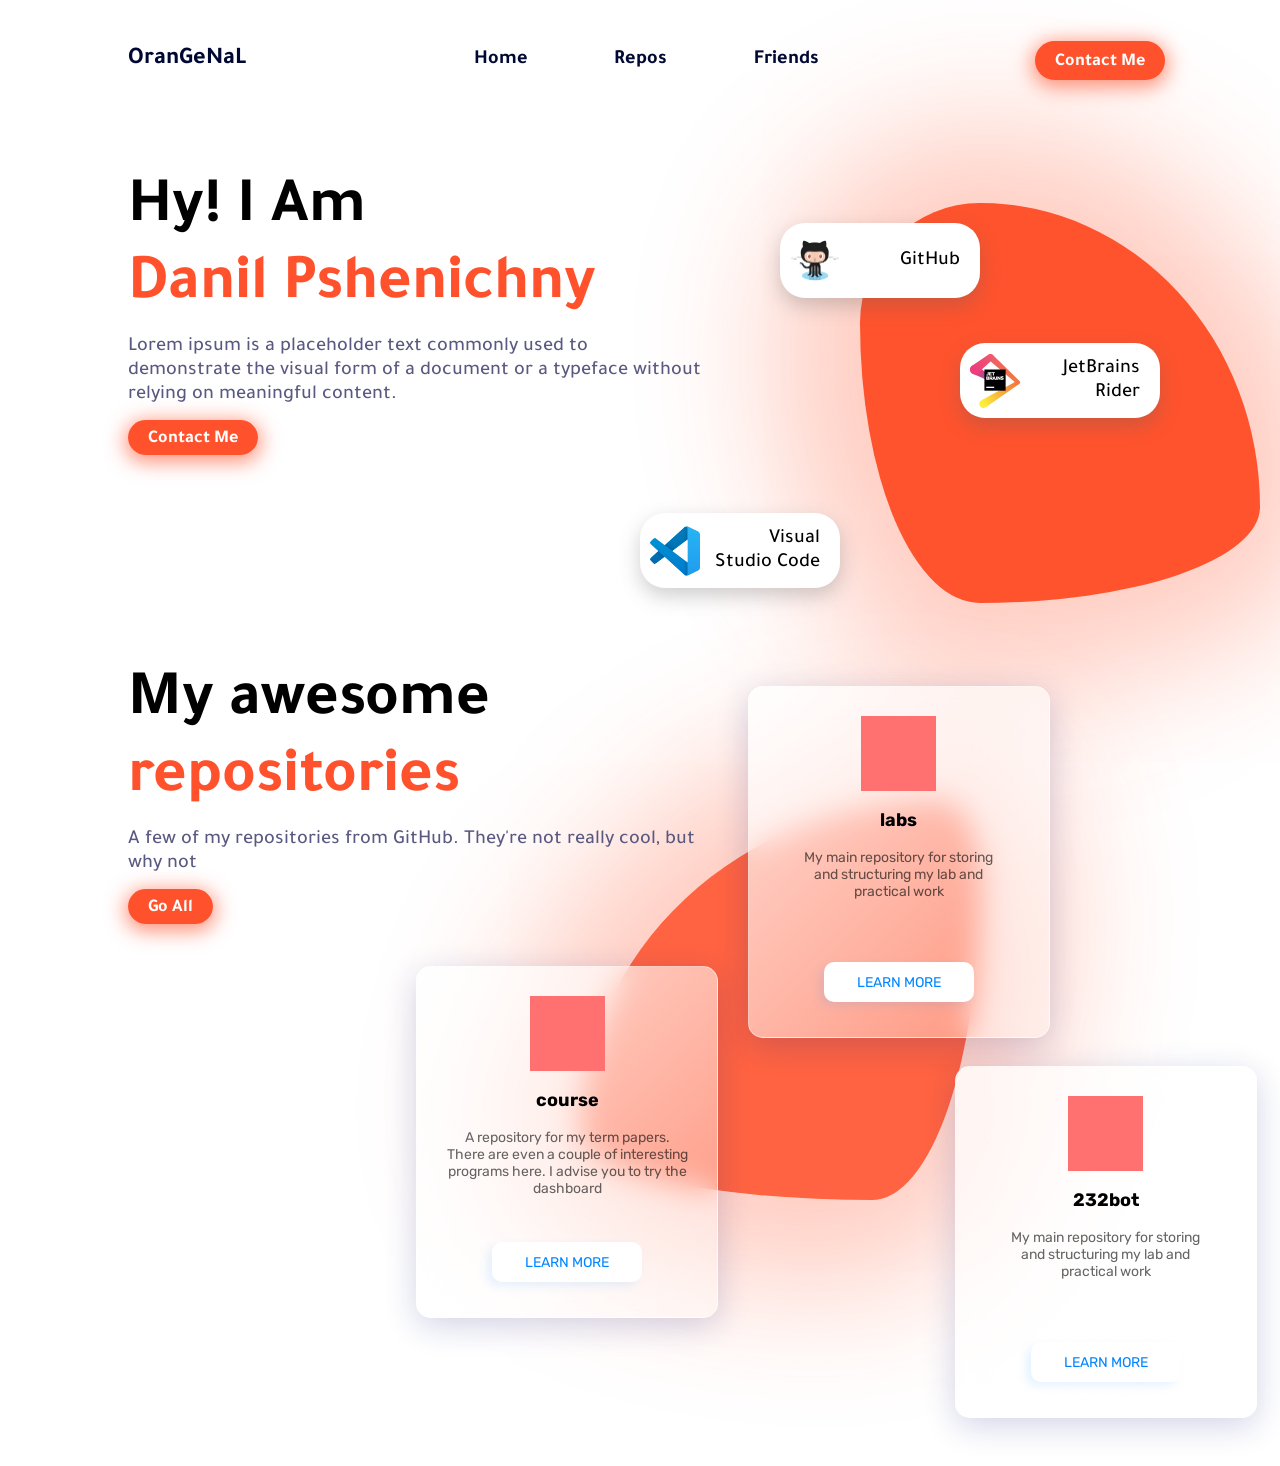
<file: index.html>
<!DOCTYPE html>
<html lang="en">
<head>
  <meta charset="UTF-8">
  <meta name="viewport" content="width=device-width, initial-scale=1.0">
  <meta http-equiv="X-UA-Compatible" content="ie=edge">
  <title>OranGeNaL</title>
  <link rel="stylesheet" href="/css/style.css">
  <link rel="stylesheet" href="/css/elements.css">
</head>
<body>

  <div class="fancy-three"></div>
  <div class="fancy-four"></div>
  <div class="fancy-five"></div>

  <header>
    <a href="https://github.com/OranGeNaL"><h1>OranGeNaL</h1></a>
    <div class="header-links">
      <div class="header-only-links">
        <a href="index.html">Home</a>
        <a href="">Repos</a>
        <a href="">Friends</a>
      </div>
      <a class="contact-button" href="https://vk.com/orangenal">Contact Me</a>
    </div>
  </header>

  <main>
    <section class="first-section">
      <div class="fancy-one"></div>
      <div class="fancy-two"></div>
      <h2>Hy! I Am <br> <span class="orange-text">Danil Pshenichny</span></h2>
      <p class="sub-text">Lorem ipsum is a placeholder text commonly used to demonstrate the visual form of a document or a typeface without relying on meaningful content.</p>
      <a class="contact-button" href="https://vk.com/orangenal">Contact Me</a>

      <div class="thing-card octo">
        <img src="img/Octocat.png" alt="">
        <p>GitHub</p>
      </div>

      <div class="thing-card jet">
        <img src="img/jetbrains.svg" alt="">
        <p>JetBrains Rider</p>
      </div>

      <div class="thing-card code">
        <img src="img/vscodeicon.svg" alt="">
        <p>Visual <br>Studio Code</p>
      </div>
    </section>

    <section class="second-section">
      <h2>My awesome <br> <span class="orange-text">repositories</span></h2>
      <p class="sub-text">A few of my repositories from GitHub. They're not really cool, but why not</p>
      <a class="contact-button" href="https://github.com/OranGeNaL?tab=repositories">Go All</a>

      <div class="big-card labs">
        <div class="pic"></div>
        <h3>labs</h3>
        <p class="card-p">My main repository for storing <br>
          and structuring my lab and <br>
          practical work</p>
        <div class="learn-button">
          <a href="https://github.com/OranGeNaL/labs">LEARN MORE</a>
        </div>
      </div>

      <div class="big-card course">
        <div class="pic"></div>
        <h3>course</h3>
        <p class="card-p">A repository for my term papers. <br>
There are even a couple of interesting programs here. I advise you to try the <br>
dashboard</p>
        <div class="learn-button">
          <a href="https://github.com/OranGeNaL/course">LEARN MORE</a>
        </div>
      </div>

      <div class="big-card bot232">
        <div class="pic"></div>
        <h3>232bot</h3>
        <p class="card-p">My main repository for storing <br>
          and structuring my lab and <br>
          practical work</p>
        <div class="learn-button">
          <a href="https://github.com/OranGeNaL/232bot">LEARN MORE</a>
        </div>
      </div>
    </section>
  </main>
</body>
</html>
</file>
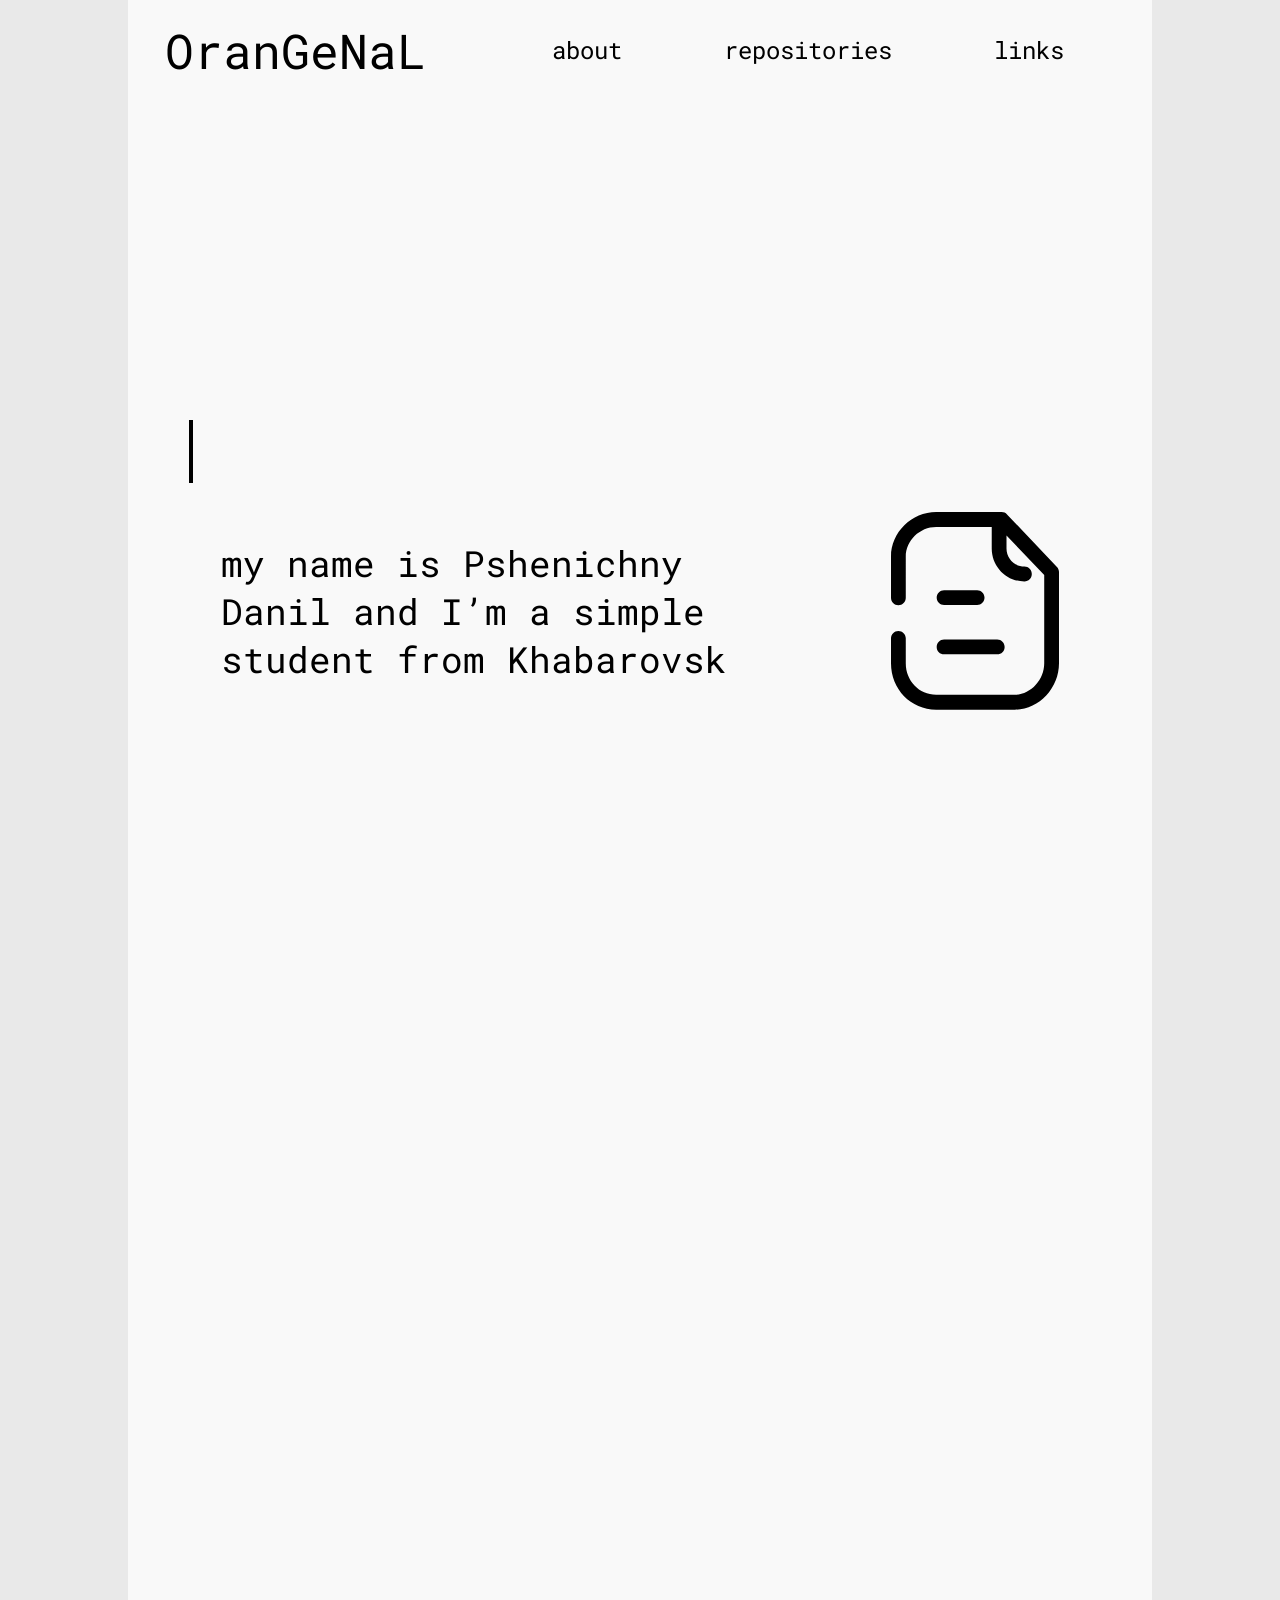
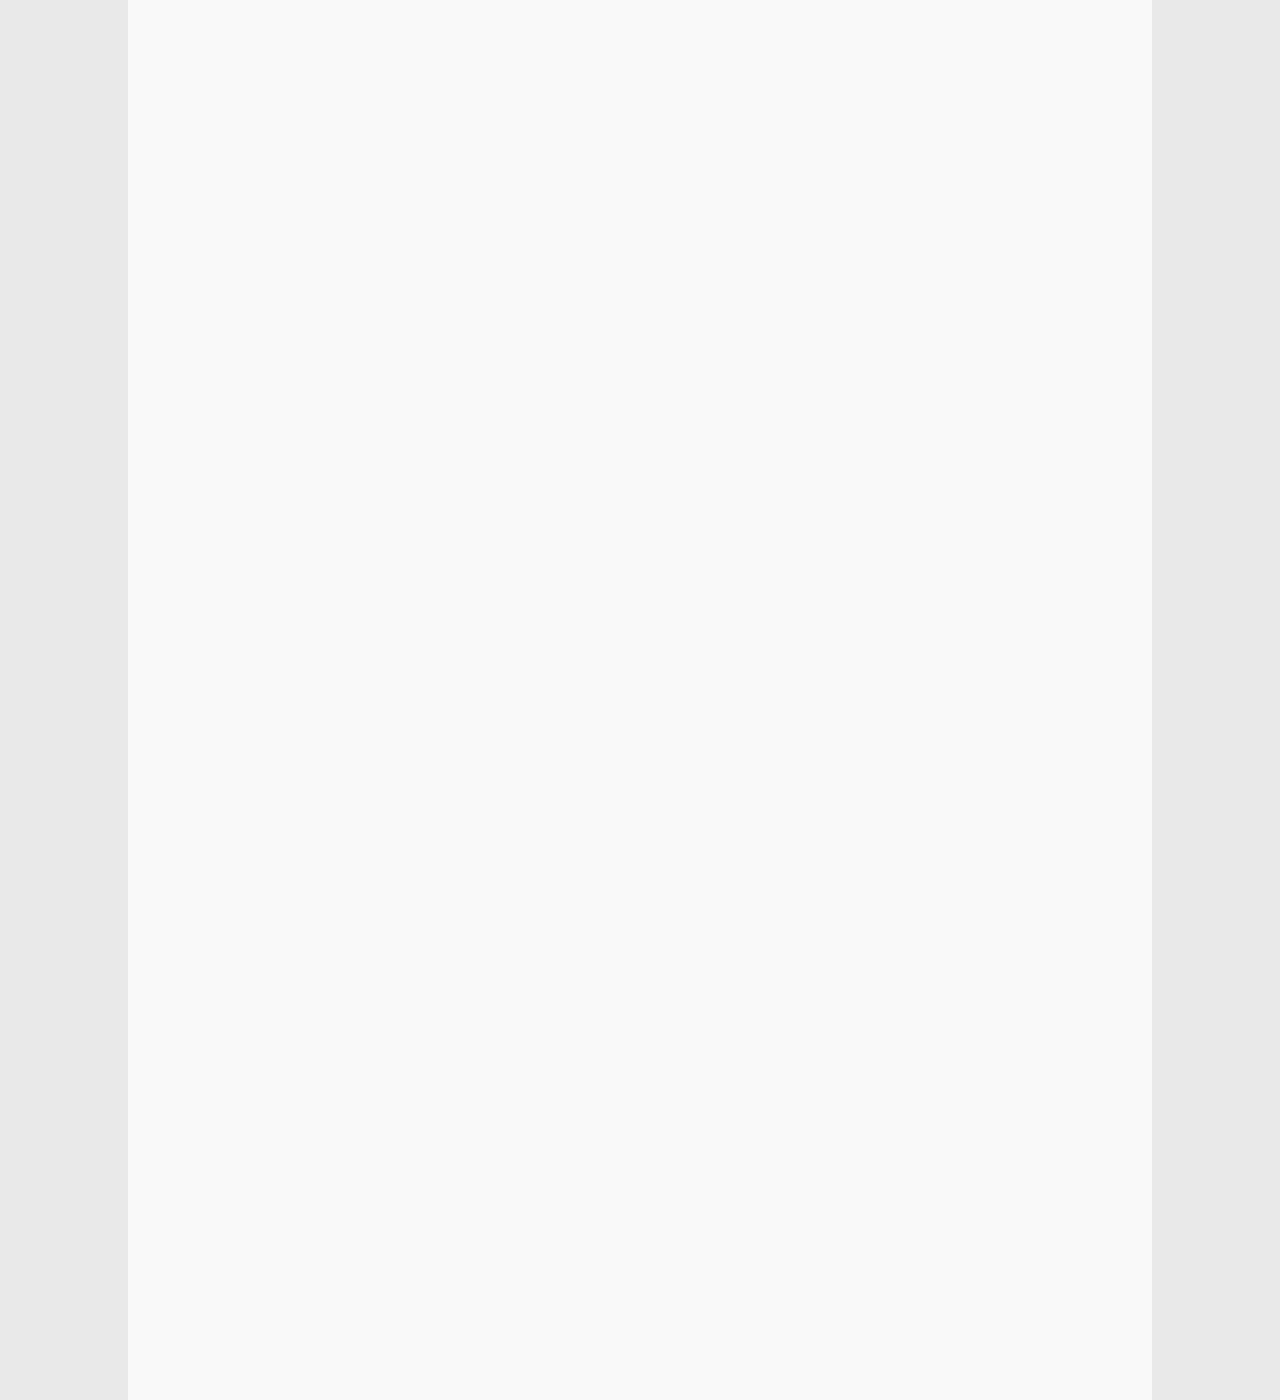
<file: old/index.html>
<!DOCTYPE html>
<html lang="ru">
<head>
    <meta charset="UTF-8">
    <meta http-equiv="X-UA-Compatible" content="IE=edge">
    <meta name="viewport" content="width=device-width, initial-scale=1.0">
    <link rel="stylesheet" href="css/style.css">
    <link rel="stylesheet" href="css/animate.css">
    <title>OranGeNaL</title>
</head>
<body>
  <div class="body-cont">
    <header>
      <a class="profile-link" href="https://github.com/OranGeNaL"><h1>OranGeNaL</h1></a>
      <div class="header-links">
        <a>about</a>
        <a>repositories</a>
        <a>links</a>
      </div>
    </header>

    <main>
      <div class="type-js headline">
        <h2 class="hello-header text-js">Hello,</h2>
      </div>
      <div class="hello">
        <p>my name is Pshenichny Danil and I’m a simple student from Khabarovsk</p>
        <img src="img/Paper.svg" alt="">
      </div>

      <div class="repo-sect">

      </div>
    </main>

  </div>

  <script type="text/javascript" src="https://code.jquery.com/jquery-3.6.0.slim.js"></script>
  <script type="text/javascript" src="scripts/script.js"></script>
</body>
</html>
</file>
<file: css/style.css>
@import url('https://fonts.googleapis.com/css2?family=Tajawal:wght@200;300;400;500;700;800;900&display=swap');
@import url('https://fonts.googleapis.com/css2?family=Rubik:ital,wght@0,300;0,400;0,500;0,600;0,700;0,800;0,900;1,300;1,400;1,500;1,600;1,700;1,800;1,900&display=swap');

body {
  margin: 0 0 0 10%;

  font-family: 'Tajawal', sans-serif;
  font-weight: 700;
  font-size: 20px;
}

header {
  height: 120px;
  display: flex;
  justify-content: space-between;
  align-items: center;

  color: #000834;
}

a {
  text-decoration: none;
}

h1 {
    font-size: 24px;
    font-weight: 700;
}

h2 {
  font-size: 64px;
  margin-bottom: 8px;
}

header a:visited {
    color: #000834;
}

header a{
    color: #000834;
}

.orange-text {
  color: #FF522C;
}

.header-links {
  width: 60%;

  display: flex;
  justify-content: space-between;
  align-items: center;
}

.header-links:last-child {
  padding-right: 10%;
}

.header-only-links {
  width: 50%;

  display: flex;
  justify-content: space-between;
  align-items: center;
}

.sub-text {
  width: 50%;
  margin-top: 0;

  color: #5A5981;
  font-weight: 500;
}

.first-section {
  position: relative;

  height: 440px;
}

.second-section {
  position: relative;

  height: 800px;
}










.fancy {
  width: 400px;
  height: 400px;

  background-color: #FF522C;
  border-radius: 17% 83% 91% 9% / 44% 50% 50% 56%;
}
</file>
<file: css/elements.css>
.fancy-one {
  position: absolute;

  right: 20px;
  bottom: 10px;

  z-index: -1;

  width: 400px;
  height: 400px;

  background-color: rgba(255, 83, 45, 1);
  border-radius: 30% 70% 70% 30% / 30% 76% 24% 70%;
  box-shadow: -4px 4px 140px 81px rgba(255, 82, 44, 0.3);
}

.fancy-four {
  position: absolute;

  right: 300px;
  bottom: -300px;

  z-index: -1;

  width: 400px;
  height: 400px;

  background-color: rgba(255, 83, 45, 0.9);
  border-radius: 90% 10% 27% 73% / 84% 21% 79% 16%;
  box-shadow: -4px 4px 140px 81px rgba(255, 82, 44, 0.3);
}

.contact-button {
  font-size: 18px;
  font-weight: 700;

  color: white;

  background-color: #FF522C;
  box-shadow: 0px 4px 20px 3px rgba(255, 82, 44, 0.63);
  transition: 0.3s all;

  padding: 10px 20px 7px 20px;
  border-radius: 30px;
}

.contact-button:visited {
  color: white;
}

.contact-button:hover {
  box-shadow: 0px 4px 25px 4px rgba(255, 82, 44, 0.63);
  transform: scale(1.05, 1.05);
}

.thing-card {
  width: 200px;
  height: 75px;

  background-color: white;

  display: flex;
  justify-content: space-between;
  align-items: center;

  transition: all 0.3s;

  border-radius: 25px;
  box-shadow: 0px 8px 20px 0px rgba(96, 96, 96, 0.30);
}

.thing-card:hover {
  transform: scale(1.1, 1.1);
}

.thing-card img {
  width: 50px;
  padding-left: 10px;
}

.thing-card p {
  width: 60%;
  margin-right: 20px;

  font-weight: 500;

  text-align: right;
}

.octo {
  position: absolute;

  top: 50px;
  right: 300px;
}

.jet {
  position: absolute;

  top: 170px;
  right: 120px;
}

.code {
  position: absolute;

  top: 340px;
  right: 440px;
}

.big-card {
  width: 300px;
  height: 350px;

  display: flex;
  flex-direction: column;
  align-items: center;

  border-radius: 15px;

  border: solid 1px rgba(255, 255, 255, 0.5);

  position: absolute;

  transition: all 0.3s;

  right: 200px;

  background: linear-gradient(135deg, rgba(255,255,255,0.8) 0%, rgba(255,255,255,0.3) 100%);
  box-shadow: 0 8px 32px 0 rgba( 31, 38, 135, 0.2 );
  backdrop-filter: blur( 15px );

  font-family: 'Rubik', sans-serif;
}

.big-card h3{
  font-size: 18px;
}

.card-p {
  font-size: 14px;
  font-weight: 400;

  text-align: center;
  margin-top: 0;

  opacity: 0.6;
}

.pic {
  margin-top: 29px;

  width: 75px;
  height: 75px;

  background-color: #FF7070;
}

.learn-button {
  width: 150px;
  height: 40px;

  display: flex;
  justify-content: center;
  align-items: center;

  border-radius: 10px;

  background-color: white;

  box-shadow: -5px 4px 10px 0px rgba(0, 133, 255, 0.10);

  position: absolute;
  bottom: 35px;

  transition: all 0.3s;
}

.learn-button a {
  font-size: 14px;
  font-weight: 400;

  color: #0085FF;
}

.learn-button:hover {
  transform: scale(1.1, 1.1);
}

.learn-button a:visited {
  color: #0085FF;
}


.labs {
  top: 20px;
  right: 20%;
}

.course {
  top: 300px;
  left: 25%;
}

.bot232 {
  top: 400px;
  right: 2%;
}


@media all and (max-width: 1240px) {
  .big-card {
    width: 200px;
    height: 220px;
  }

  .big-card h3 {
    font-size: 14px;
  }

  .pic {
    display: none;
  }

  .card-p {
    font-size: 12px;
    text-align: left;
    padding: 0 20px;
  }

  .learn-button {
    bottom: 25px;
  }
}
</file>
<file: old/css/style.css>
@import url('https://fonts.googleapis.com/css2?family=Roboto+Mono:ital,wght@0,100;0,200;0,300;0,400;0,500;0,600;0,700;1,100;1,200;1,300;1,400;1,500;1,600;1,700&display=swap');

body {
  margin: 0;
  background-color: #E9E9E9;
  font-family: 'Roboto Mono', monospace;
  font-weight: 400;
}

.body-cont {
  margin: auto;
  width: 80%;
  height: 3000px;
  background-color: #F9F9F9;
}

header {
  height: 100px;

  display: flex;
  justify-content: space-around;
  align-items: center;

  margin-bottom: 300px;
}

.profile-link {
  text-decoration: none;
  color: black;
}

.profile-link:visited
{
  color: black;
}

.header-links {

  width: 60%;

  display: flex;
  justify-content: space-around;
  align-items: center;

  font-size: 24px;
}

h1 {
  font-weight: 400;
  font-size: 48px;

  margin: 0;
}

main{
  margin: 0 4%;
}

.hello-header {
  font-size: 48px;
  margin: 0;
}

.hello {
  font-size: 36px;

  display: flex;
  justify-content: space-around;
}

.hello p {
  width: 60%;
}
</file>
